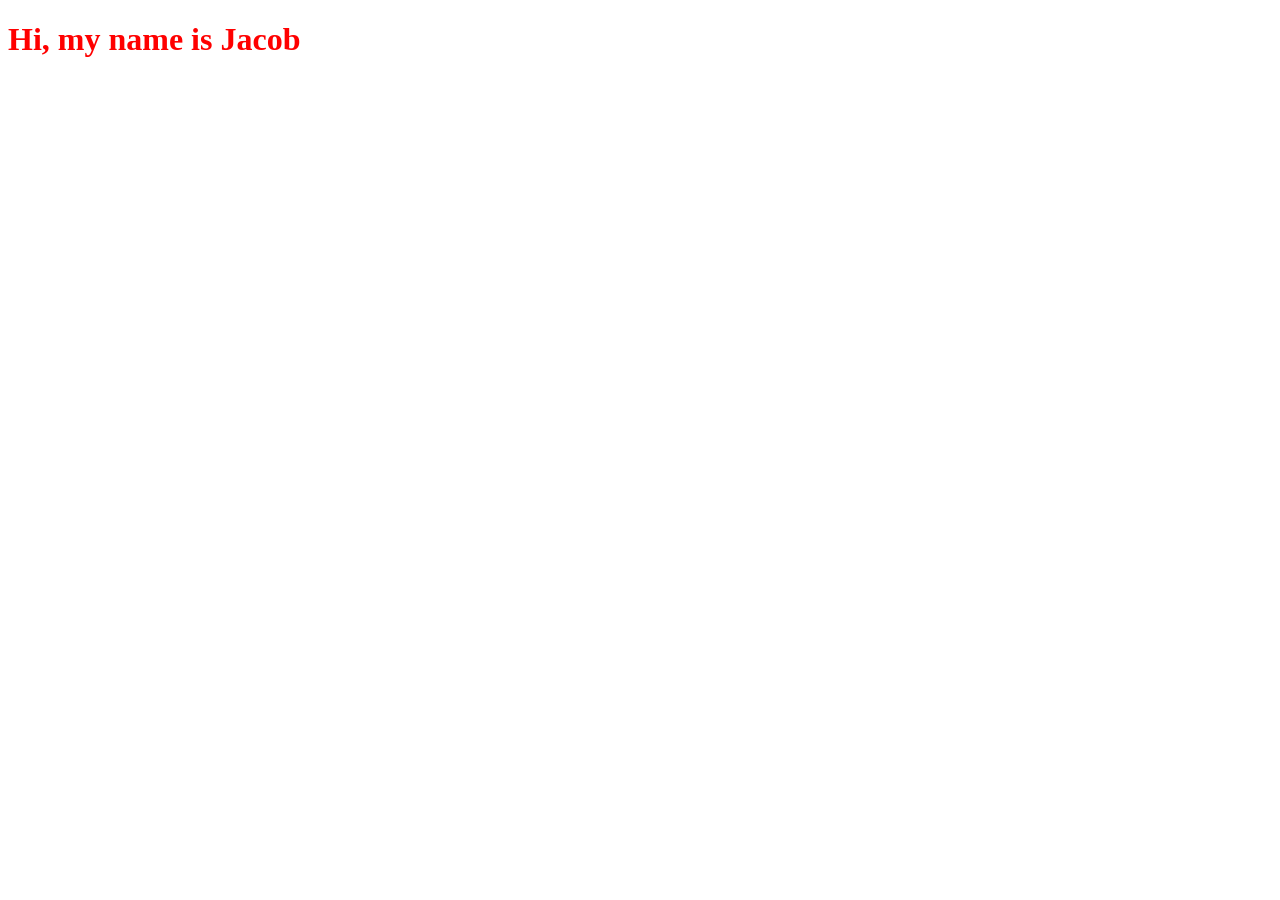
<file: index.html>
<!DOCTYPE html>
<html lang="en">
<head>
    <meta charset="UTF-8">
    <meta http-equiv="X-UA-Compatible" content="IE=edge">
    <meta name="viewport" content="width=device-width, initial-scale=1.0">
    <title>Document</title>
    <link rel="stylesheet" href="styles.css">
</head>
<body>
    <h1>Hi, my name is Jacob</h1>
</body>
</html>
</file>
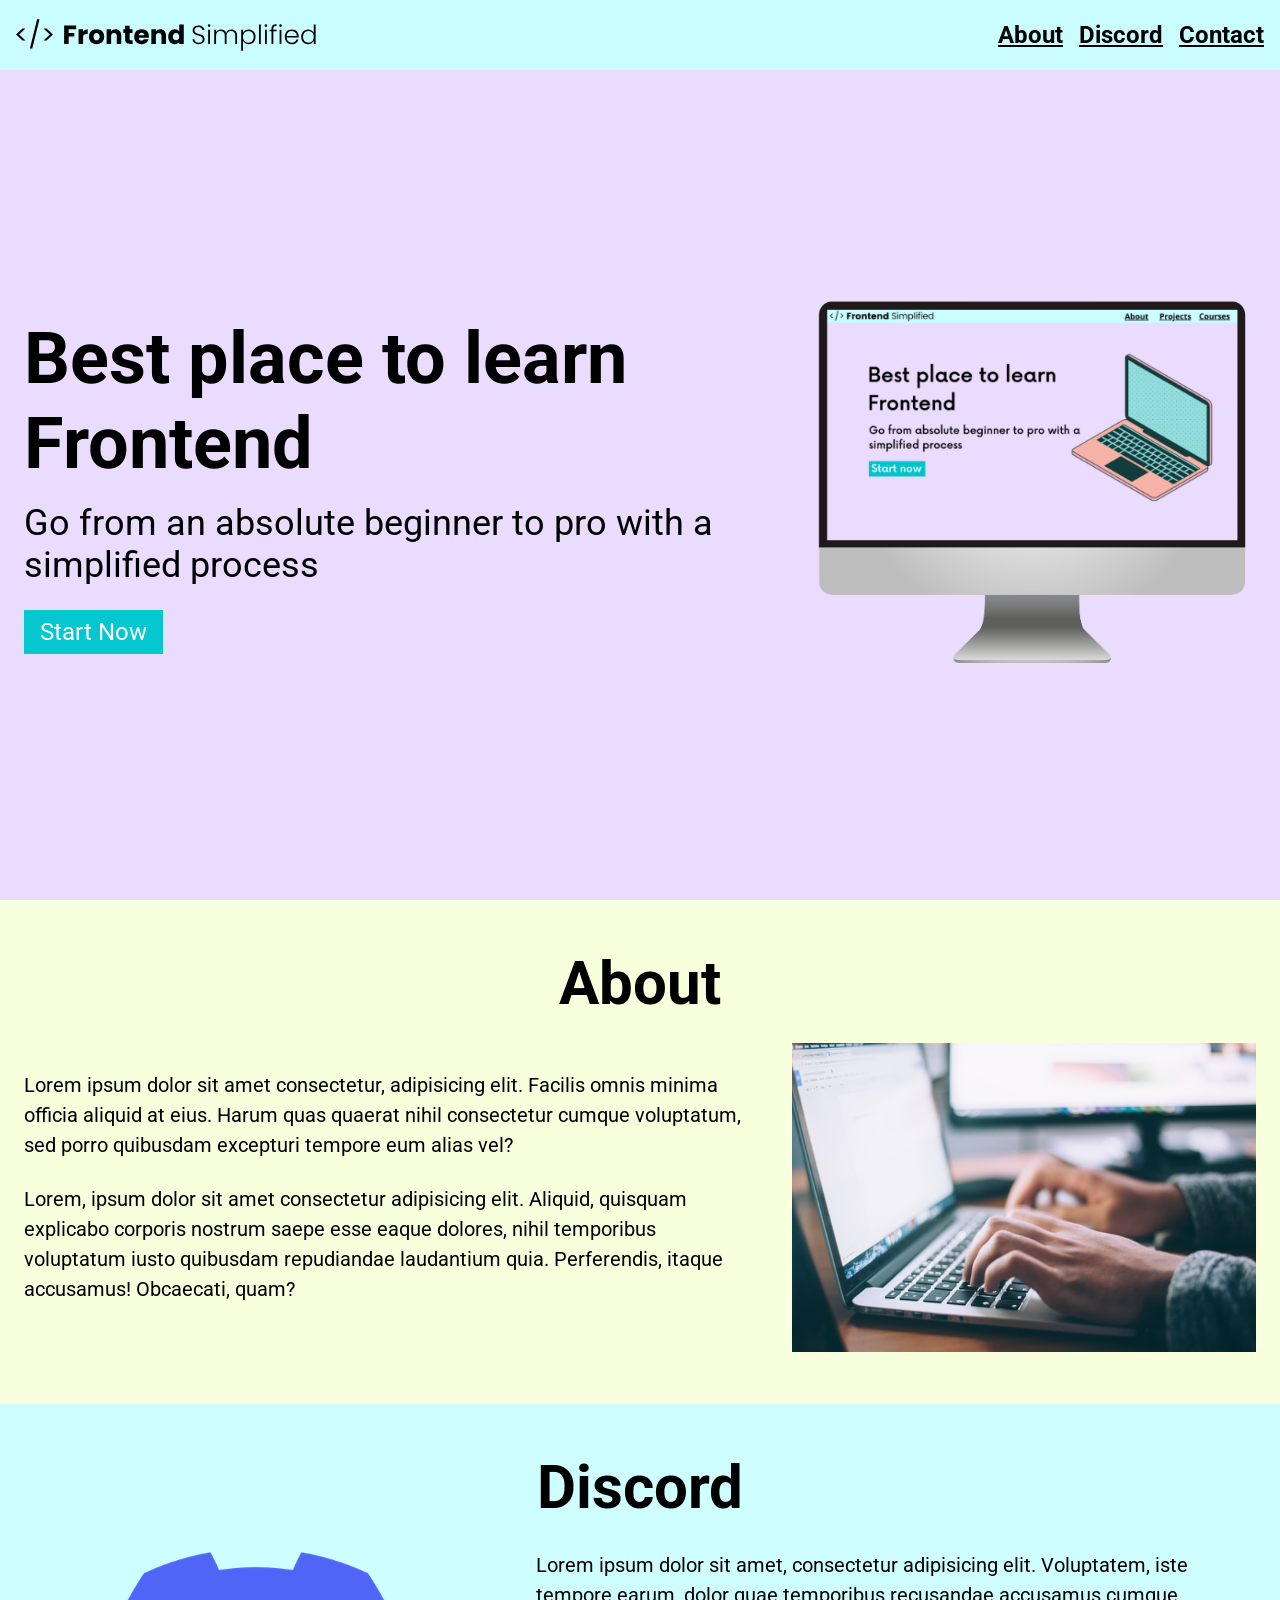
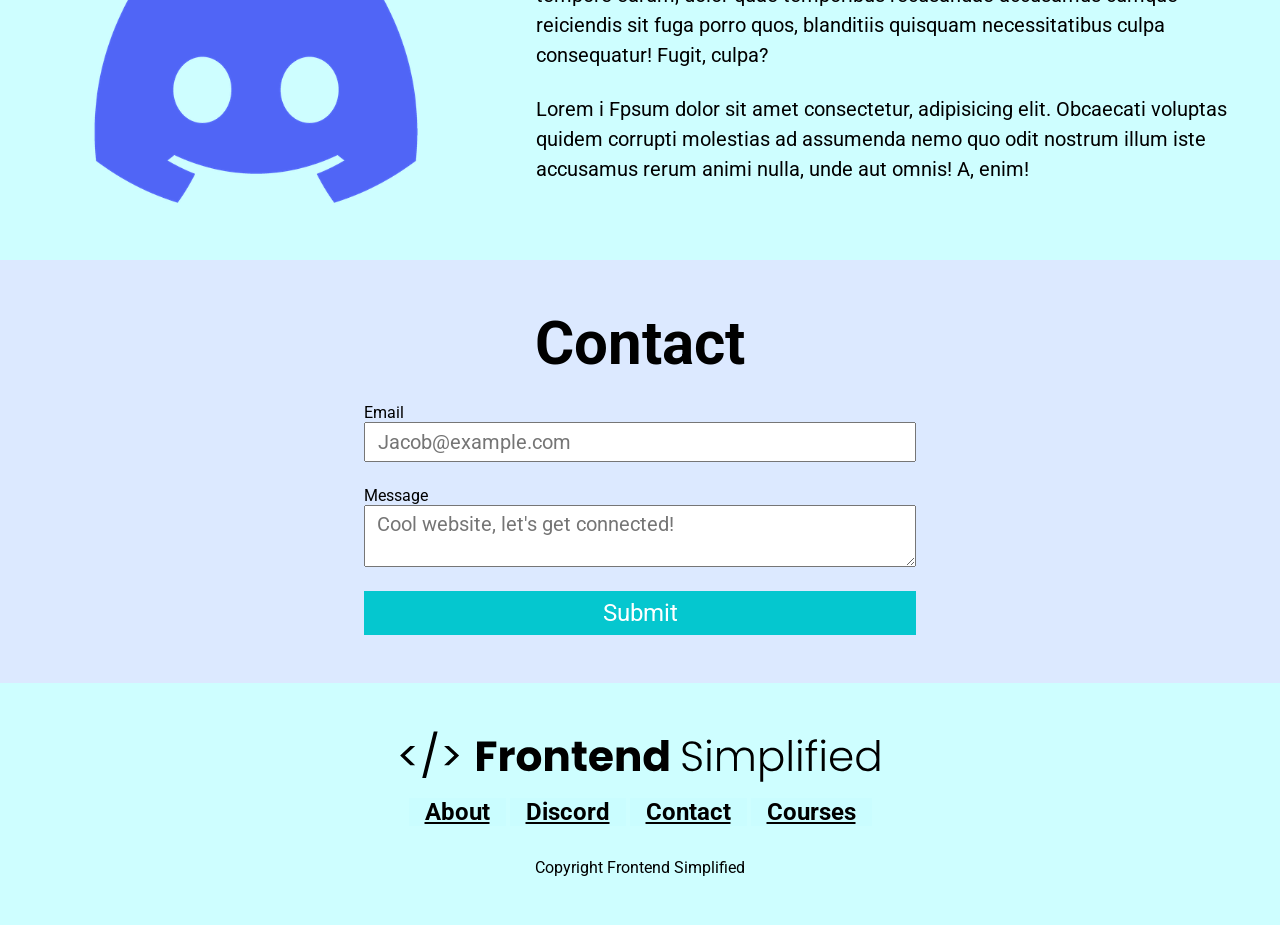
<file: Mini Project (Week 2)/index.html>
<!DOCTYPE html>
<html lang="en">

<head>
    <meta charset="UTF-8">
    <meta http-equiv="X-UA-Compatible" content="IE=edge">
    <meta name="viewport" content="width=device-width, initial-scale=1.0">
    <title>Document</title>
    <link rel="stylesheet" href="./CSS/styles.css">
</head>

<body>
    <section>
        <nav>
            <img src="./Assets/FES.svg" class="logo" alt="">
            <ul>
                <li> <a href="#about">About</a></li>
                <li> <a href="#discord">Discord</a></li>
                <li> <a href="#contact">Contact</a></li>
            </ul>
        </nav>

        <header>
            <div class="row">
            <div class="home__description">
                <h1>Best place to learn Frontend</h1>
                <p class="sub-header">Go from an absolute beginner to pro with a simplified process</p>
                <button class="home__description--button">Start Now</button>
            </div>
            <figure>
                <img src="./Assets/laptop.png" alt="Home page image">
            </figure>
            </div>
        </header>
    </section>

    <main>
        <section id="about">
        <h2>About</h2>
        <div class="row">

        
        <div class="section__description">
        <div class="section__description--wrapper">
            <p class="section__description--para">Lorem ipsum dolor sit amet consectetur, adipisicing elit. Facilis omnis minima officia aliquid at eius.
                Harum quas quaerat nihil consectetur cumque voluptatum, sed porro quibusdam excepturi tempore eum alias
                vel?</p>
            <p class="section__description--para">Lorem, ipsum dolor sit amet consectetur adipisicing elit. Aliquid, quisquam explicabo corporis nostrum
                saepe esse eaque dolores, nihil temporibus voluptatum iusto quibusdam repudiandae laudantium quia.
                Perferendis, itaque accusamus! Obcaecati, quam?</p>
        </div>
        <figure class="about__img--wrapper">
            <img src="./Assets/about.jpg" alt="">
        </figure>
        </div>
        </div>
        </section>

        <section id="discord">
        <h2>Discord</h2>
        <div class="row">
        <div class="section__description">
        <figure class="about__img--wrapper">
            <img src="./Assets/discord.png" alt="Discord">
        </figure>
        <div class="section__description--wrapper">
            <p class="section__description--para">Lorem ipsum dolor sit amet, consectetur adipisicing elit. Voluptatem, iste tempore earum, dolor quae
                temporibus recusandae accusamus cumque reiciendis sit fuga porro quos, blanditiis quisquam
                necessitatibus culpa consequatur! Fugit, culpa?</p>
            <p class="section__description--para">Lorem i Fpsum dolor sit amet consectetur, adipisicing elit. Obcaecati voluptas quidem corrupti molestias
                ad
                assumenda nemo quo odit nostrum illum iste accusamus rerum animi nulla, unde aut omnis! A, enim!</p>
        </div>
        </div>
        </div>
        </section>

        <section id="contact">
            <h2>Contact</h2>
            <form action="">
                <span>Email</span>
                <input type="email" placeholder="Jacob@example.com">
                <span>Message</span>
                <textarea type="text" placeholder="Cool website, let's get connected!"></textarea>
                <button>Submit</button>
            </form>
        </section>
    </main>

    <footer>
        <img class="footer__logo" src="./Assets/FES.svg" alt="">
        <div class="footer__links">
            <a class="footer__link" href="#about">About</a>
            <a class="footer__link" href="#discord">Discord</a>
            <a class="footer__link" href="#contact">Contact</a>
            <a class="footer__link" href="">Courses</a>
        </div>
        <p>Copyright Frontend Simplified</p>
    </footer>

</body>

</html>
</file>
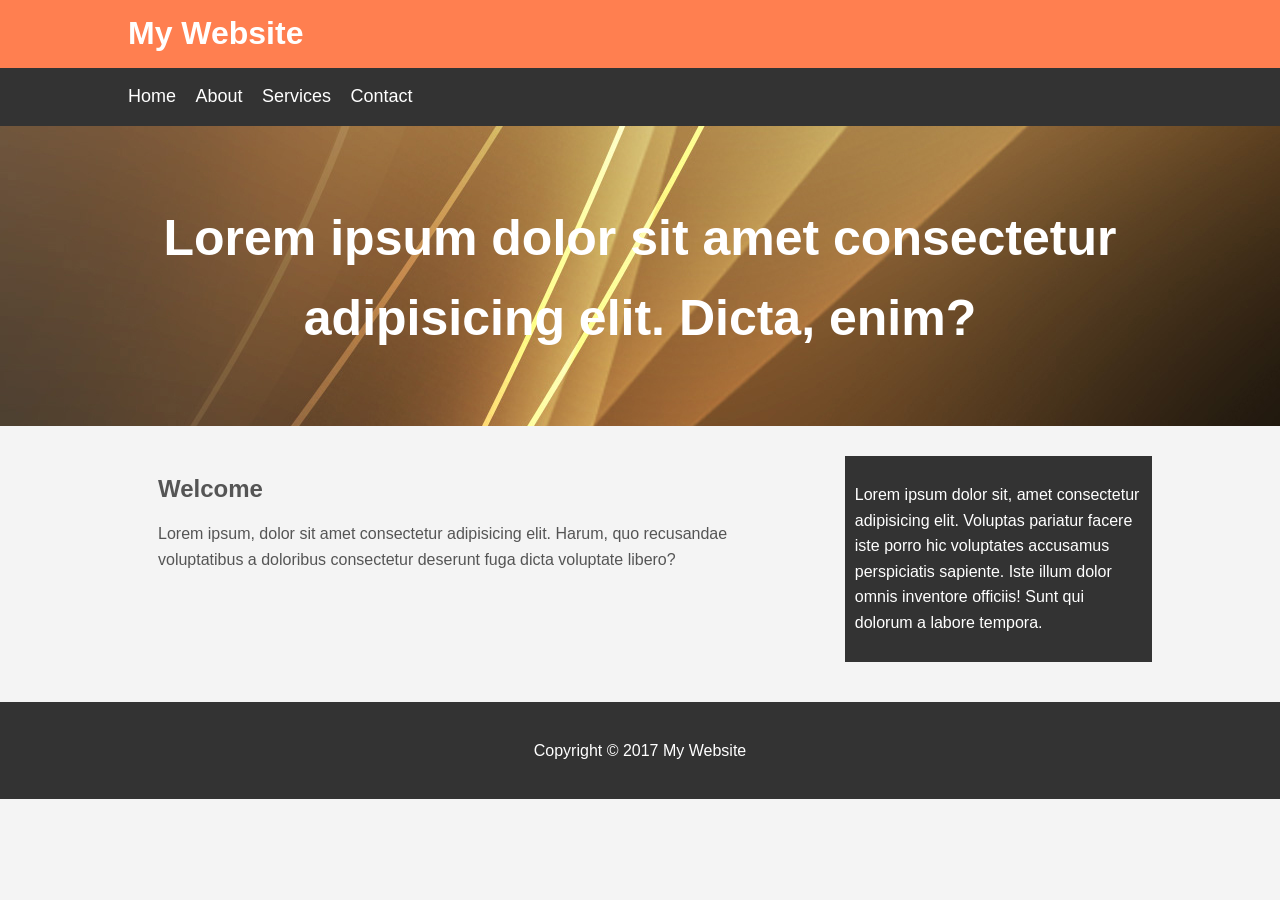
<file: Crash Course (CSS)/My Website/index.html>
<!DOCTYPE html>
<html lang="en">
<head>
    <meta charset="UTF-8">
    <meta http-equiv="X-UA-Compatible" content="IE=edge">
    <meta name="viewport" content="width=device-width, initial-scale=1.0">
    <title>My Website</title>
    <link rel="stylesheet" type="text/css" href="css/styles.css">

</head>
<body>
    <header id="main-header">
        <div class="container">
            <h1>My Website</h1>
        </div>
    </header>

    <nav id="navbar">
        <div class="container">
            <ul>
                <li><a href="#">Home</a></li>
                <li><a href="#">About</a></li>
                <li><a href="#">Services</a></li>
                <li><a href="#">Contact</a></li>
            </ul>
        </div>
    </nav>

    <section id="showcase">
        <div class="container">
            <h1>
                Lorem ipsum dolor sit amet consectetur adipisicing elit. Dicta, enim?  
            </h1>
        </div>
    </section>

    <div class="container">
        <section id="main">
            <h1>Welcome</h1>   
            <p>Lorem ipsum, dolor sit amet consectetur adipisicing elit. Harum, quo recusandae voluptatibus a doloribus consectetur deserunt fuga dicta voluptate libero?</p> 
        </section>
        <aside id="sidebar">
            <p>Lorem ipsum dolor sit, amet consectetur adipisicing elit. Voluptas pariatur facere iste porro hic voluptates accusamus perspiciatis sapiente. Iste illum dolor omnis inventore officiis! Sunt qui dolorum a labore tempora.</p>
        </aside>
    </div>
    </div>

    <footer id="main-footer">
        <p>Copyright &copy; 2017 My Website</p>
    </footer>
</body>
</html>
</file>
<file: styles.css>
* {
    color: red;
}
</file>
<file: Mini Project (Week 2)/CSS/styles.css>
@import url('https://fonts.googleapis.com/css2?family=Roboto:wght@300;400;500;700&display=swap');
*{
    padding: 0;
    margin: 0;
    box-sizing: border-box;
    font-family: 'Roboto', sans-serif;
}

nav {
    height: 70px;
    display: flex;
    justify-content: space-between;
    align-items: center;
    padding: 0 16px;
    background-color: #cafdff;
}

header {
    background-color: #eadcff;
    height: calc(100vh - 70px);
    padding: 24px;
    display: flex;
    align-items: center;
    justify-content: center;
}

h1 {
    font-size: 72px;
}

.sub-header {
    font-size: 36px;
    margin: 16px 0 24px 0;
}

button {
    background-color: #05c7cf;
    color: white;
    border: none;
    padding: 8px 16px;
    font-size: 24px;
    cursor: pointer;
}

a {
    color: #000;
    font-size: 24px;
    font-weight: 700;
    background-color: #cafdff;  
}

.logo {
    width: 300px;
}

ul {
    display: flex;
}

li {
    list-style-type: none;
    padding-left: 16px;
}

.row {
    width: 100%;
    max-width: 1300px;
    margin: 0 auto;
    display: flex;
    align-items: center;
    justify-content: center;
}

#about,
#discord,
#contact,
footer{
    padding: 48px 0;
    
}

/*

ABOUT

*/

#about {
    background-color: #f8ffdc;
}

h2 {
    font-size: 60px;
    text-align: center;
    margin-bottom: 24px;
}

.section__description {
    display: flex;
    justify-content: center;
    align-items: center;
}

.about__img--wrapper {
    width: 40%;
    padding: 0 24px;
}

img {
    width: 100%;
}

.section__description--wrapper {
    width: 60%;
    padding: 0 24px;
}

.section__description--para {
    font-size: 20px;
    line-height: 1.5;
    margin-bottom: 24px;
}

/*

DISCORD

*/

#discord {
    background-color: #cefeff;
}

/*

CONTACT

*/

#contact {
    background-color: #dce9ff;
}

form {
    width: 100%;
    max-width: 600px;
    display: flex;
    flex-direction: column;
    margin: 0 auto;
    padding: 0 24px;
}

input, textarea{
    margin-bottom: 24px;
    font-size: 20px;
    padding: 6px 12px;
}

/*

FOOTER

*/

footer {
    background-color: #cefeff;
    display: flex;
    flex-direction: column;
    align-items: center;
}

.footer__logo {
    max-width:  480px;
    margin-bottom: 16px;
}

.footer__links {
    margin-bottom: 32px;
}

.footer__link {
    padding: 0 16px;
}

/*SMALL PHONES, TABLETS, LARGE SMARTPHONES*/
@media (max-width: 728px) {
    .row {
        flex-direction: column;
    }

    .home__description{
        margin-bottom: 24px;
        display: flex;
        flex-direction: column;
        align-items: center;
    }

    .home__description--button{
        max-width: 240px;
    }

    h1{
        text-align: center;
        font-size: 60px;
    }

    .sub-header{
        text-align: center;
        font-size: 28px;
    }

    ul {
        display: none;
    }

    .section__description {
        flex-direction: column;
    }

    .section__description--wrapper {
        width: 100%;
    }

    .about__img--wrapper {
        width: 100%;
    }

    #discord .section__description{
        flex-direction: column-reverse;
    }

    footer{
        padding: 48px 24px;
    }

    .footer__logo {
        max-width: 360px;
    }

    .footer__link {
        padding: 0 3px;
        font-size: 18px;
    }

    .footer__links {
        margin-bottom: 24px;
    }

}
</file>
<file: Crash Course (CSS)/My Website/css/styles.css>
body{
    background-color: #f4f4f4;
    color: #555;
    font-family: Arial, Helvetica, sans-serif;
    font-size: 16px;
    line-height: 1.6em;
    margin: 0;
}

.container{
    width: 80%;
    margin:auto;
    overflow: hidden;
}

#main-header{
    background-color: coral;
    color: #fff;
}

#navbar{
    background-color: #333;
    color: white;
}

#navbar ul{
    padding: 0;
    list-style: none;
}

#navbar li{
    display: inline;
}

#navbar a{
    color: #fff;
    text-decoration: none;
    font-size: 18px;
    padding-right: 15px;
}

#showcase{
    background-image: url('../images/showcase.jpg');
    background-position: center right;
    min-height: 300px;  
    margin-bottom: 30px;
    text-align: center;

}

#showcase h1{
    color:#fff;
    font-size: 50px;
    line-height: 1.6em;
    padding-top: 30px;
}

#main{
    float: left;
    width: 70%;
    padding: 0 30px;
    box-sizing: border-box;
}

#sidebar{
    float: right;
    width: 30%;
    background:  #333;
    color: #fff;
    padding: 10px;
    box-sizing: border-box;
}

#main-footer{
    background-color: #333;
    color: #fff;
    text-align: center;
    padding: 20px;
    margin-top: 40px;
}

@media(max-width:600px){
    #main{
        width:100%;
        float:none;
    }
    #sidebar{
        width:100%;
        float:none;
    }
}
</file>
